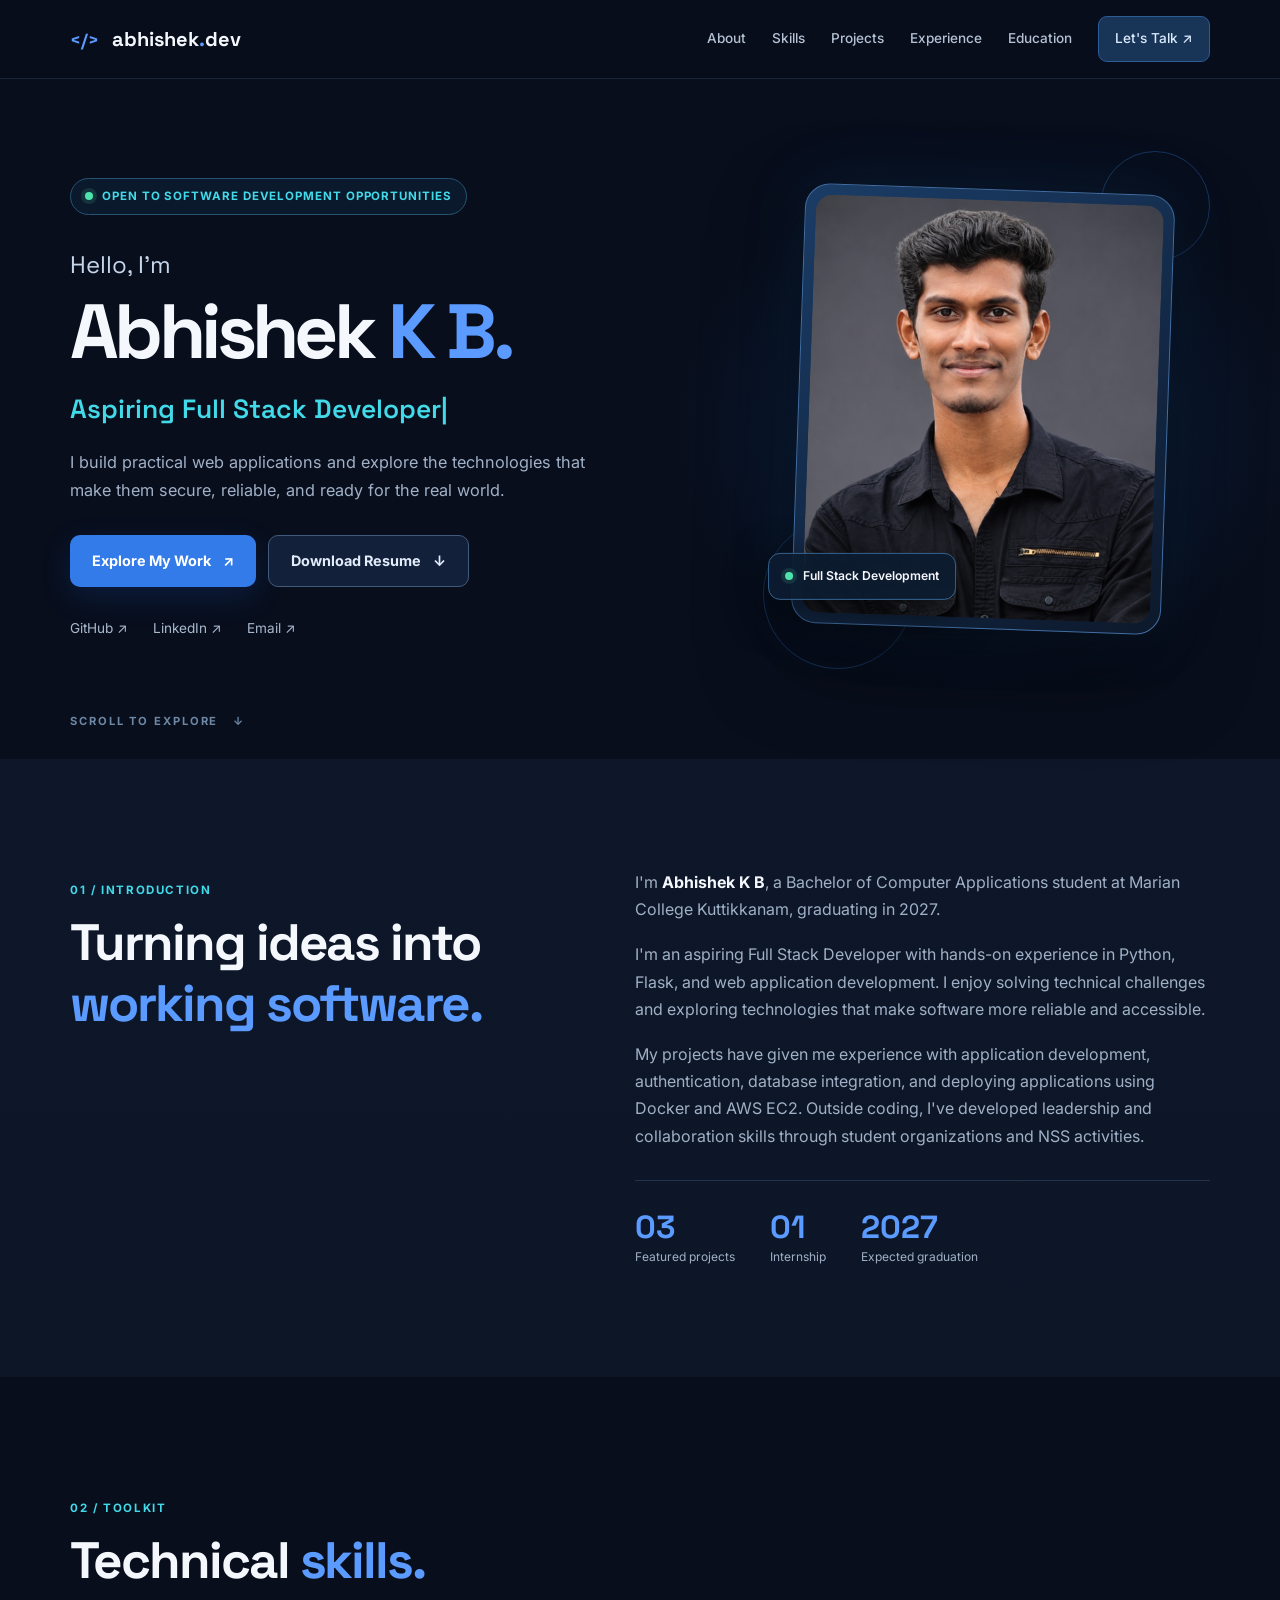
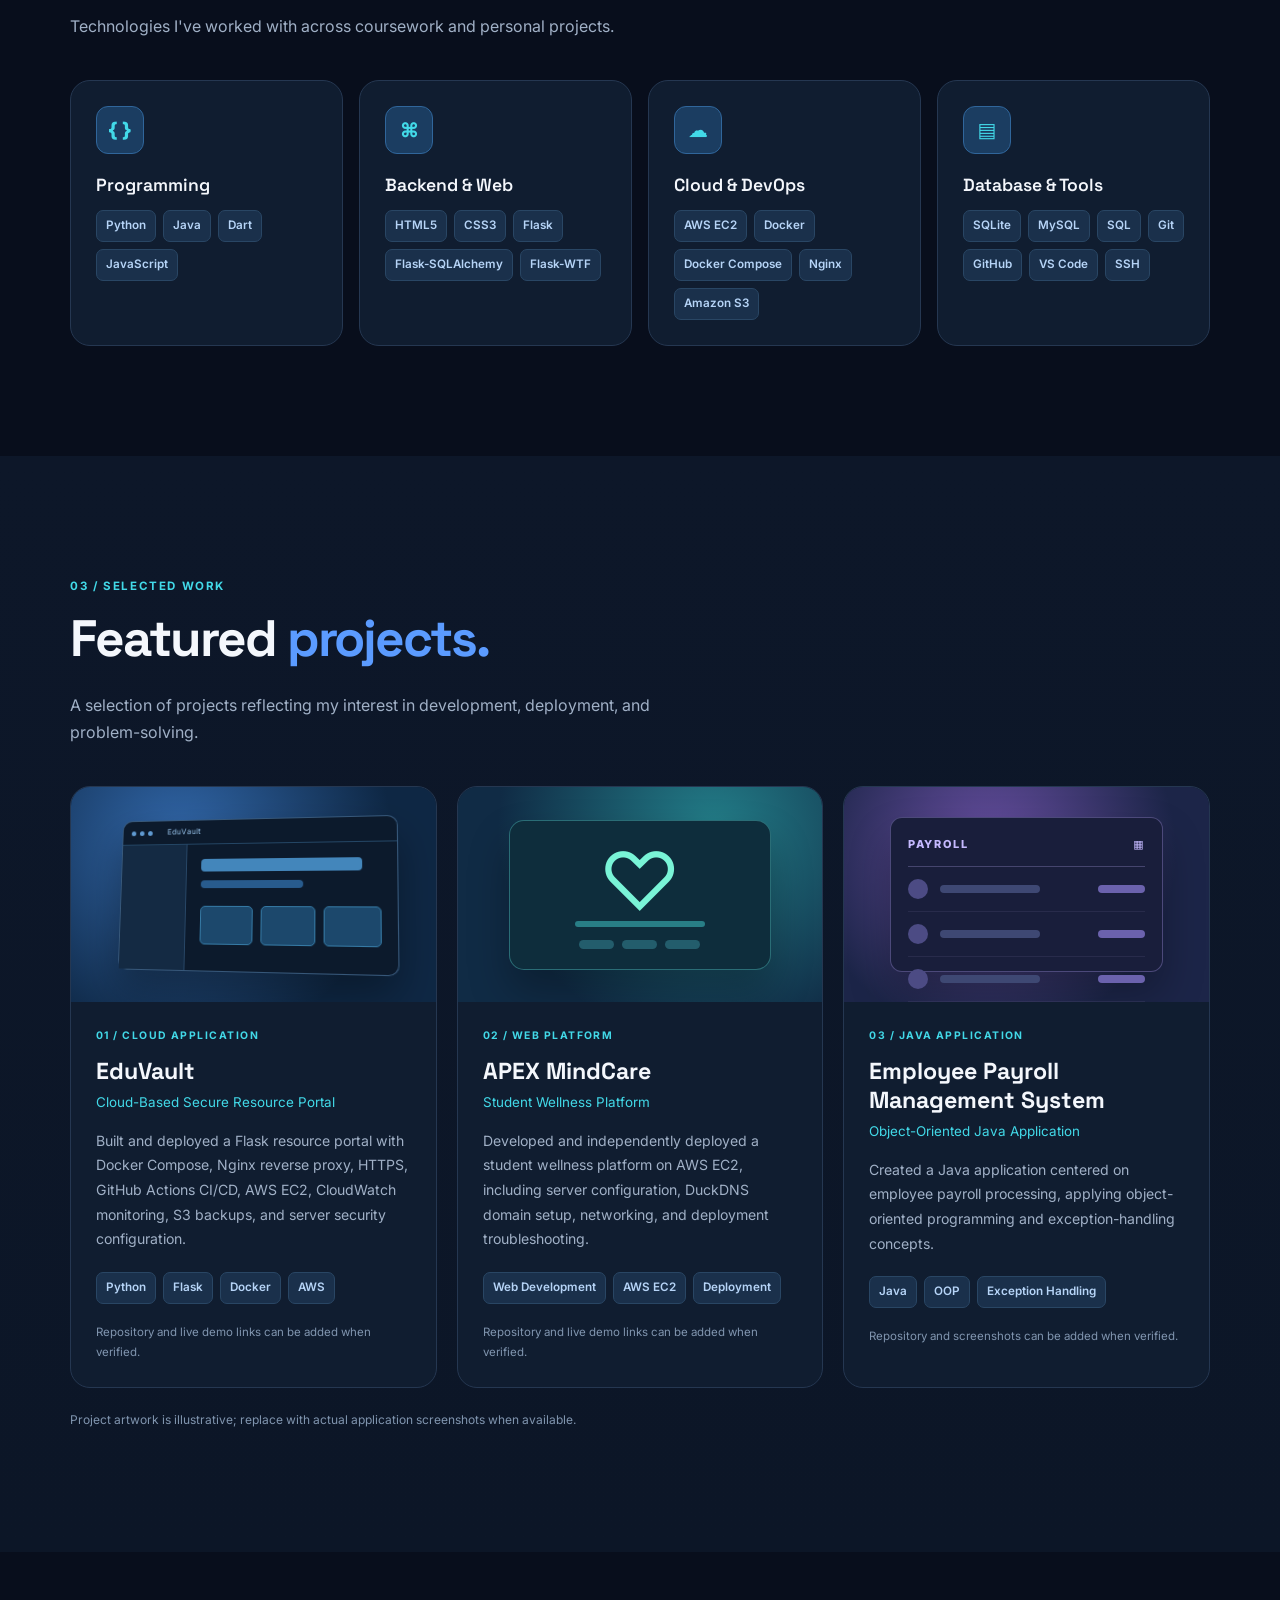
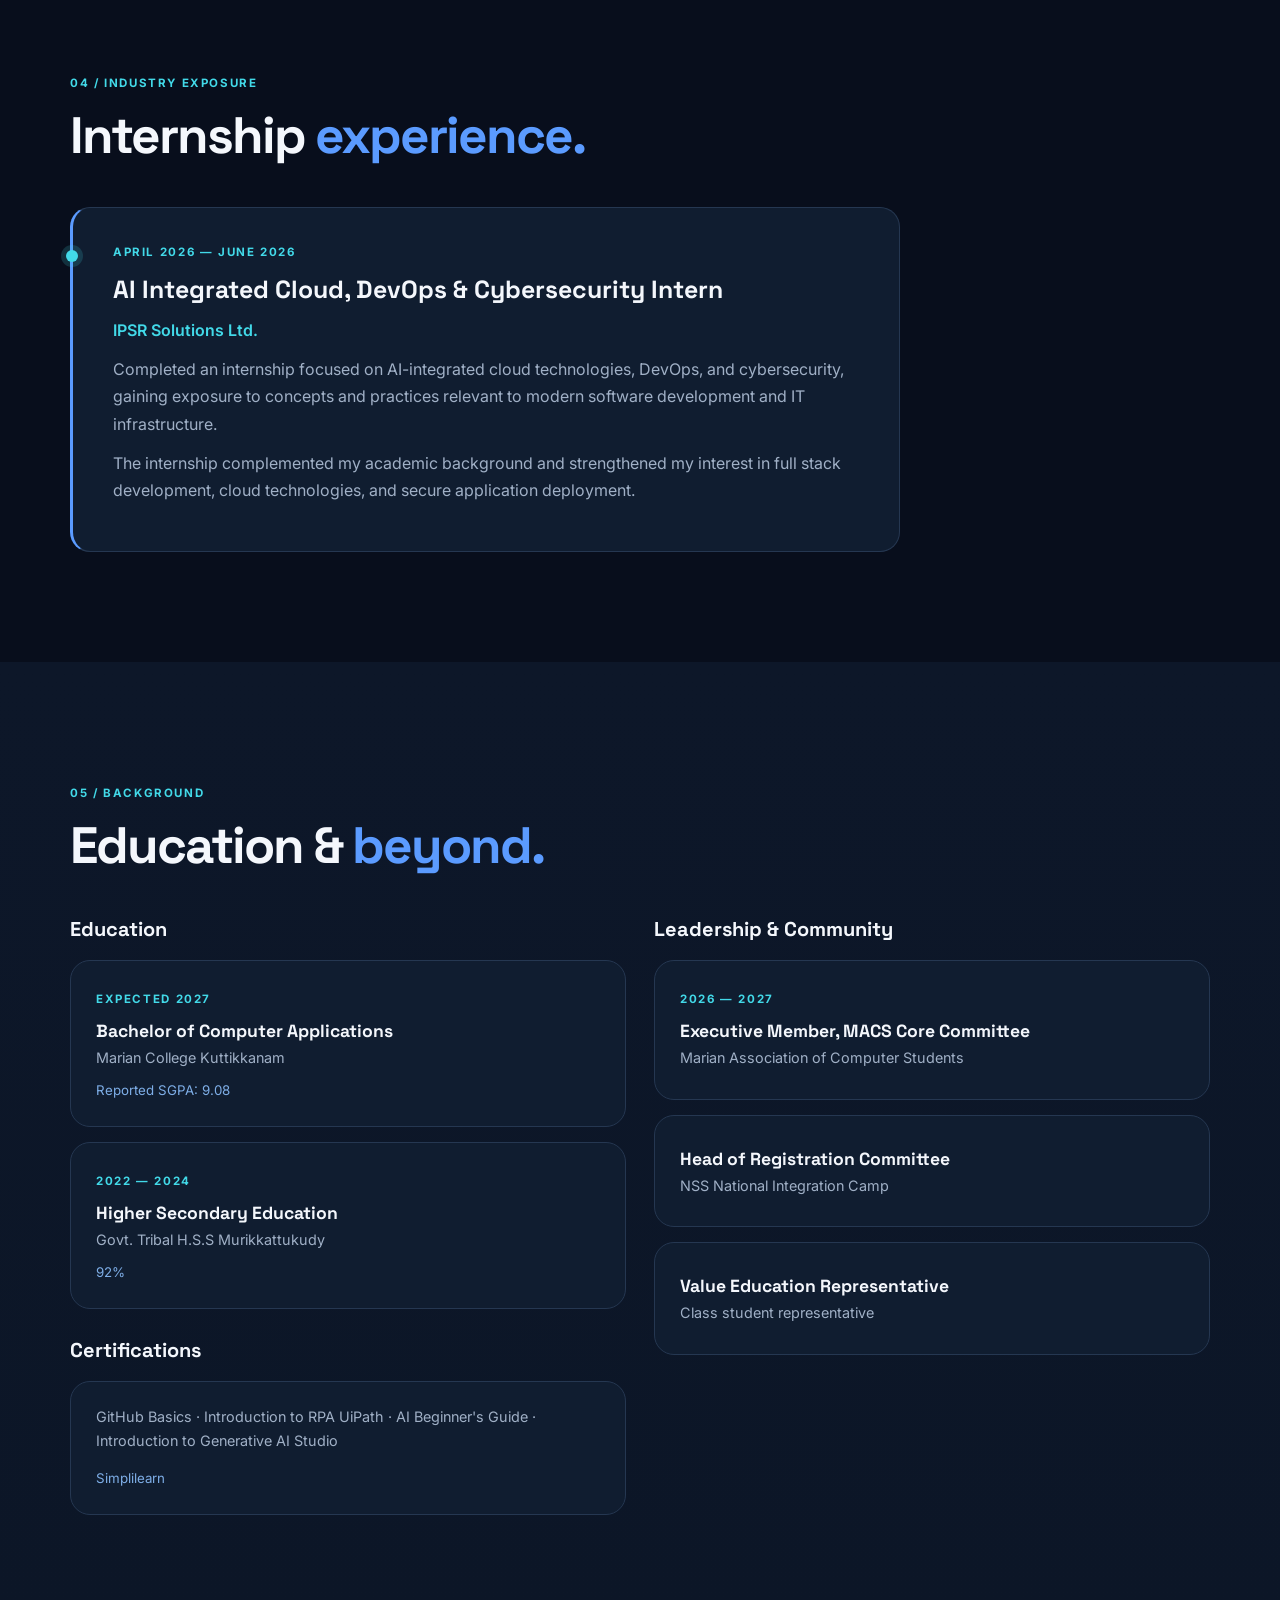
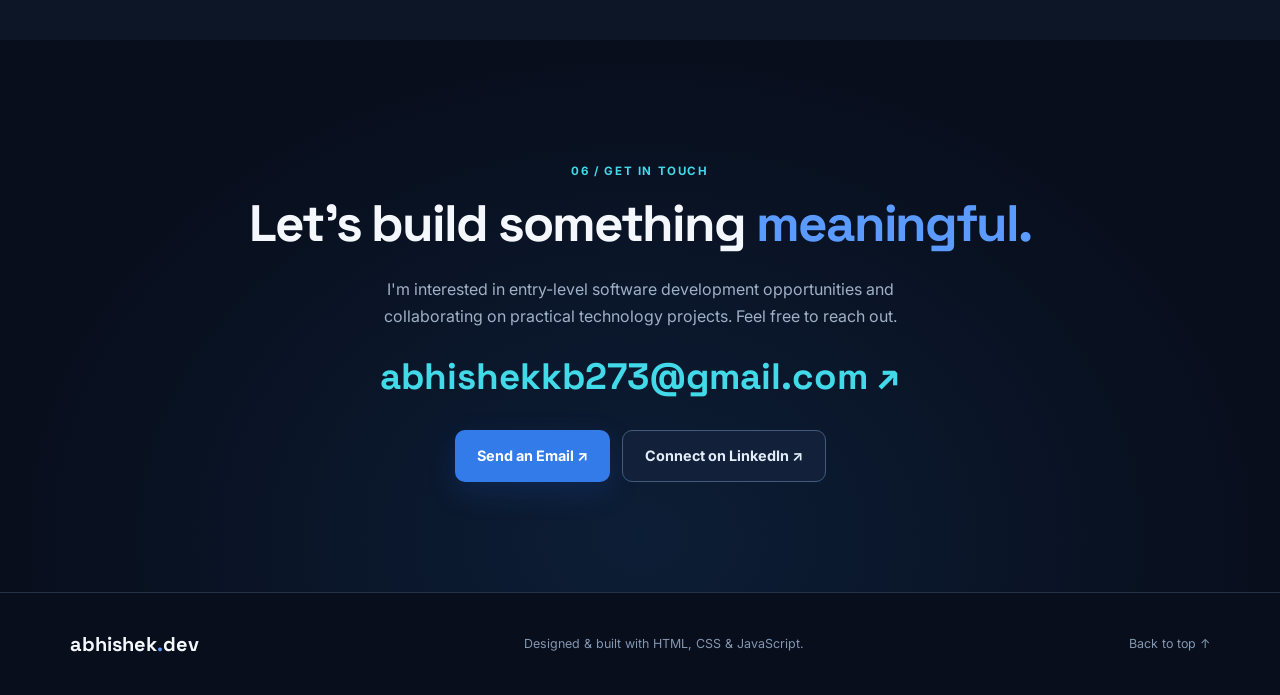
<file: index.html>
<!doctype html>
<html lang="en">
<head>
  <meta charset="UTF-8" />
  <meta name="viewport" content="width=device-width, initial-scale=1" />
  <meta name="theme-color" content="#080e1c" />
  <meta name="description" content="Abhishek K B — Aspiring Full Stack Developer. Explore projects in Python, Flask, Java and cloud deployment." />
  <meta property="og:title" content="Abhishek K B | Full Stack Developer Portfolio" />
  <meta property="og:description" content="Projects, technical skills and experience of Abhishek K B." />
  <meta property="og:type" content="website" />
  <title>Abhishek K B | Aspiring Full Stack Developer</title>
  <link rel="icon" href="assets/favicon.svg" type="image/svg+xml" />
  <link rel="stylesheet" href="styles.css" />
  <script src="script.js" defer></script>
</head>
<body>
  <a class="skip-link" href="#main">Skip to content</a>
  <header class="site-header" id="top">
    <nav class="nav container" aria-label="Main navigation">
      <a class="brand" href="#home" aria-label="Abhishek K B home"><span class="brand-symbol">&lt;/&gt;</span> abhishek<span class="brand-dot">.</span>dev</a>
      <button class="menu-toggle" aria-label="Open navigation" aria-expanded="false" aria-controls="nav-links"><span></span><span></span><span></span></button>
      <div class="nav-links" id="nav-links">
        <a href="#about">About</a><a href="#skills">Skills</a><a href="#projects">Projects</a><a href="#experience">Experience</a><a href="#education">Education</a><a href="#contact" class="nav-contact">Let's Talk <span aria-hidden="true">↗</span></a>
      </div>
    </nav>
  </header>
  <main id="main">
    <section class="hero container" id="home" aria-labelledby="hero-title">
      <div class="hero-glow" aria-hidden="true"></div>
      <div class="hero-copy reveal">
        <div class="eyebrow"><span class="status-dot"></span> OPEN TO SOFTWARE DEVELOPMENT OPPORTUNITIES</div>
        <p class="hero-intro">Hello, I'm</p>
        <h1 id="hero-title">Abhishek <span>K B.</span></h1>
        <p class="hero-role"><span id="typed-role">Aspiring Full Stack Developer</span><span class="cursor" aria-hidden="true">|</span></p>
        <p class="hero-description">I build practical web applications and explore the technologies that make them secure, reliable, and ready for the real world.</p>
        <div class="hero-actions"><a class="btn btn-primary" href="#projects">Explore My Work <span aria-hidden="true">↗</span></a><a class="btn btn-outline" href="assets/Abhishek_KB_Resume.pdf" download>Download Resume <span aria-hidden="true">↓</span></a></div>
        <div class="hero-socials"><a href="https://github.com/Abhishek-K-B" target="_blank" rel="noopener noreferrer">GitHub ↗</a><a href="https://www.linkedin.com/in/abhishekkb24" target="_blank" rel="noopener noreferrer">LinkedIn ↗</a><a href="mailto:abhishekkb273@gmail.com">Email ↗</a></div>
      </div>
      <div class="hero-visual reveal"><div class="portrait-frame"><img src="assets/profile.png" alt="Portrait of Abhishek K B" fetchpriority="high" /><div class="portrait-label"><span class="label-dot"></span> Full Stack Development</div></div><div class="portrait-orbit orbit-one" aria-hidden="true"></div><div class="portrait-orbit orbit-two" aria-hidden="true"></div></div>
      <a class="scroll-hint" href="#about">SCROLL TO EXPLORE <span aria-hidden="true">↓</span></a>
    </section>
    <section class="section section-alt" id="about"><div class="container about-grid"><div class="reveal"><p class="section-kicker">01 / INTRODUCTION</p><h2>Turning ideas into <span class="accent">working software.</span></h2></div><div class="about-body reveal"><p>I'm <strong>Abhishek K B</strong>, a Bachelor of Computer Applications student at Marian College Kuttikkanam, graduating in 2027.</p><p>I'm an aspiring Full Stack Developer with hands-on experience in Python, Flask, and web application development. I enjoy solving technical challenges and exploring technologies that make software more reliable and accessible.</p><p>My projects have given me experience with application development, authentication, database integration, and deploying applications using Docker and AWS EC2. Outside coding, I've developed leadership and collaboration skills through student organizations and NSS activities.</p><div class="about-facts"><div><strong>03</strong><span>Featured projects</span></div><div><strong>01</strong><span>Internship</span></div><div><strong>2027</strong><span>Expected graduation</span></div></div></div></div></section>
    <section class="section" id="skills"><div class="container"><div class="section-heading reveal"><p class="section-kicker">02 / TOOLKIT</p><h2>Technical <span class="accent">skills.</span></h2><p>Technologies I've worked with across coursework and personal projects.</p></div><div class="skills-grid"><article class="skill-card reveal"><div class="skill-icon">{ }</div><h3>Programming</h3><div class="tags"><span>Python</span><span>Java</span><span>Dart</span><span>JavaScript</span></div></article><article class="skill-card reveal"><div class="skill-icon">⌘</div><h3>Backend & Web</h3><div class="tags"><span>HTML5</span><span>CSS3</span><span>Flask</span><span>Flask-SQLAlchemy</span><span>Flask-WTF</span></div></article><article class="skill-card reveal"><div class="skill-icon">☁</div><h3>Cloud & DevOps</h3><div class="tags"><span>AWS EC2</span><span>Docker</span><span>Docker Compose</span><span>Nginx</span><span>Amazon S3</span></div></article><article class="skill-card reveal"><div class="skill-icon">▤</div><h3>Database & Tools</h3><div class="tags"><span>SQLite</span><span>MySQL</span><span>SQL</span><span>Git</span><span>GitHub</span><span>VS Code</span><span>SSH</span></div></article></div></div></section>
    <section class="section section-alt" id="projects"><div class="container"><div class="section-heading reveal"><p class="section-kicker">03 / SELECTED WORK</p><h2>Featured <span class="accent">projects.</span></h2><p>A selection of projects reflecting my interest in development, deployment, and problem-solving.</p></div><div class="projects-grid"><article class="project-card reveal"><div class="project-art art-eduvault"><div class="mock-window"><div class="mock-top"><i></i><i></i><i></i><span>EduVault</span></div><div class="mock-layout"><div class="mock-side"></div><div class="mock-main"><div class="mock-line wide"></div><div class="mock-line"></div><div class="mock-tiles"><b></b><b></b><b></b></div></div></div></div></div><div class="project-content"><div class="project-number">01 / CLOUD APPLICATION</div><h3>EduVault</h3><p class="project-subtitle">Cloud-Based Secure Resource Portal</p><p>Built and deployed a Flask resource portal with Docker Compose, Nginx reverse proxy, HTTPS, GitHub Actions CI/CD, AWS EC2, CloudWatch monitoring, S3 backups, and server security configuration.</p><div class="tags"><span>Python</span><span>Flask</span><span>Docker</span><span>AWS</span></div><p class="project-note">Repository and live demo links can be added when verified.</p></div></article><article class="project-card reveal"><div class="project-art art-mindcare"><div class="mindcare-graphic"><span class="heart-symbol">♡</span><div class="mindcare-line"></div><div class="mindcare-pills"><i></i><i></i><i></i></div></div></div><div class="project-content"><div class="project-number">02 / WEB PLATFORM</div><h3>APEX MindCare</h3><p class="project-subtitle">Student Wellness Platform</p><p>Developed and independently deployed a student wellness platform on AWS EC2, including server configuration, DuckDNS domain setup, networking, and deployment troubleshooting.</p><div class="tags"><span>Web Development</span><span>AWS EC2</span><span>Deployment</span></div><p class="project-note">Repository and live demo links can be added when verified.</p></div></article><article class="project-card reveal"><div class="project-art art-payroll"><div class="payroll-graphic"><div class="payroll-head">PAYROLL <span>▦</span></div><div class="payroll-row"><i></i><b></b><em></em></div><div class="payroll-row"><i></i><b></b><em></em></div><div class="payroll-row"><i></i><b></b><em></em></div></div></div><div class="project-content"><div class="project-number">03 / JAVA APPLICATION</div><h3>Employee Payroll Management System</h3><p class="project-subtitle">Object-Oriented Java Application</p><p>Created a Java application centered on employee payroll processing, applying object-oriented programming and exception-handling concepts.</p><div class="tags"><span>Java</span><span>OOP</span><span>Exception Handling</span></div><p class="project-note">Repository and screenshots can be added when verified.</p></div></article></div><p class="illustration-note">Project artwork is illustrative; replace with actual application screenshots when available.</p></div></section>
    <section class="section" id="experience"><div class="container"><div class="section-heading reveal"><p class="section-kicker">04 / INDUSTRY EXPOSURE</p><h2>Internship <span class="accent">experience.</span></h2></div><article class="timeline-card reveal"><div class="timeline-marker"></div><div class="timeline-date">APRIL 2026 — JUNE 2026</div><h3>AI Integrated Cloud, DevOps & Cybersecurity Intern</h3><p class="timeline-org">IPSR Solutions Ltd.</p><p>Completed an internship focused on AI-integrated cloud technologies, DevOps, and cybersecurity, gaining exposure to concepts and practices relevant to modern software development and IT infrastructure.</p><p>The internship complemented my academic background and strengthened my interest in full stack development, cloud technologies, and secure application deployment.</p></article></div></section>
    <section class="section section-alt" id="education"><div class="container"><div class="section-heading reveal"><p class="section-kicker">05 / BACKGROUND</p><h2>Education & <span class="accent">beyond.</span></h2></div><div class="background-grid"><div class="background-column reveal"><h3 class="column-heading">Education</h3><div class="info-card"><span class="info-date">EXPECTED 2027</span><h4>Bachelor of Computer Applications</h4><p>Marian College Kuttikkanam</p><small>Reported SGPA: 9.08</small></div><div class="info-card"><span class="info-date">2022 — 2024</span><h4>Higher Secondary Education</h4><p>Govt. Tribal H.S.S Murikkattukudy</p><small>92%</small></div><h3 class="column-heading secondary-heading">Certifications</h3><div class="info-card compact"><p>GitHub Basics · Introduction to RPA UiPath · AI Beginner's Guide · Introduction to Generative AI Studio</p><small>Simplilearn</small></div></div><div class="background-column reveal"><h3 class="column-heading">Leadership & Community</h3><div class="info-card"><span class="info-date">2026 — 2027</span><h4>Executive Member, MACS Core Committee</h4><p>Marian Association of Computer Students</p></div><div class="info-card"><h4>Head of Registration Committee</h4><p>NSS National Integration Camp</p></div><div class="info-card"><h4>Value Education Representative</h4><p>Class student representative</p></div></div></div></div></section>
    <section class="section contact-section" id="contact"><div class="container contact-inner reveal"><p class="section-kicker">06 / GET IN TOUCH</p><h2>Let's build something <span class="accent">meaningful.</span></h2><p>I'm interested in entry-level software development opportunities and collaborating on practical technology projects. Feel free to reach out.</p><a class="contact-email" href="mailto:abhishekkb273@gmail.com">abhishekkb273@gmail.com <span aria-hidden="true">↗</span></a><div class="contact-actions"><a class="btn btn-primary" href="mailto:abhishekkb273@gmail.com">Send an Email ↗</a><a class="btn btn-outline" href="https://www.linkedin.com/in/abhishekkb24" target="_blank" rel="noopener noreferrer">Connect on LinkedIn ↗</a></div></div></section>
  </main>
  <footer class="footer"><div class="container footer-inner"><a class="brand" href="#home">abhishek<span class="brand-dot">.</span>dev</a><p>Designed & built with HTML, CSS & JavaScript.</p><a href="#top">Back to top ↑</a></div></footer>
</body>
</html>
</file>
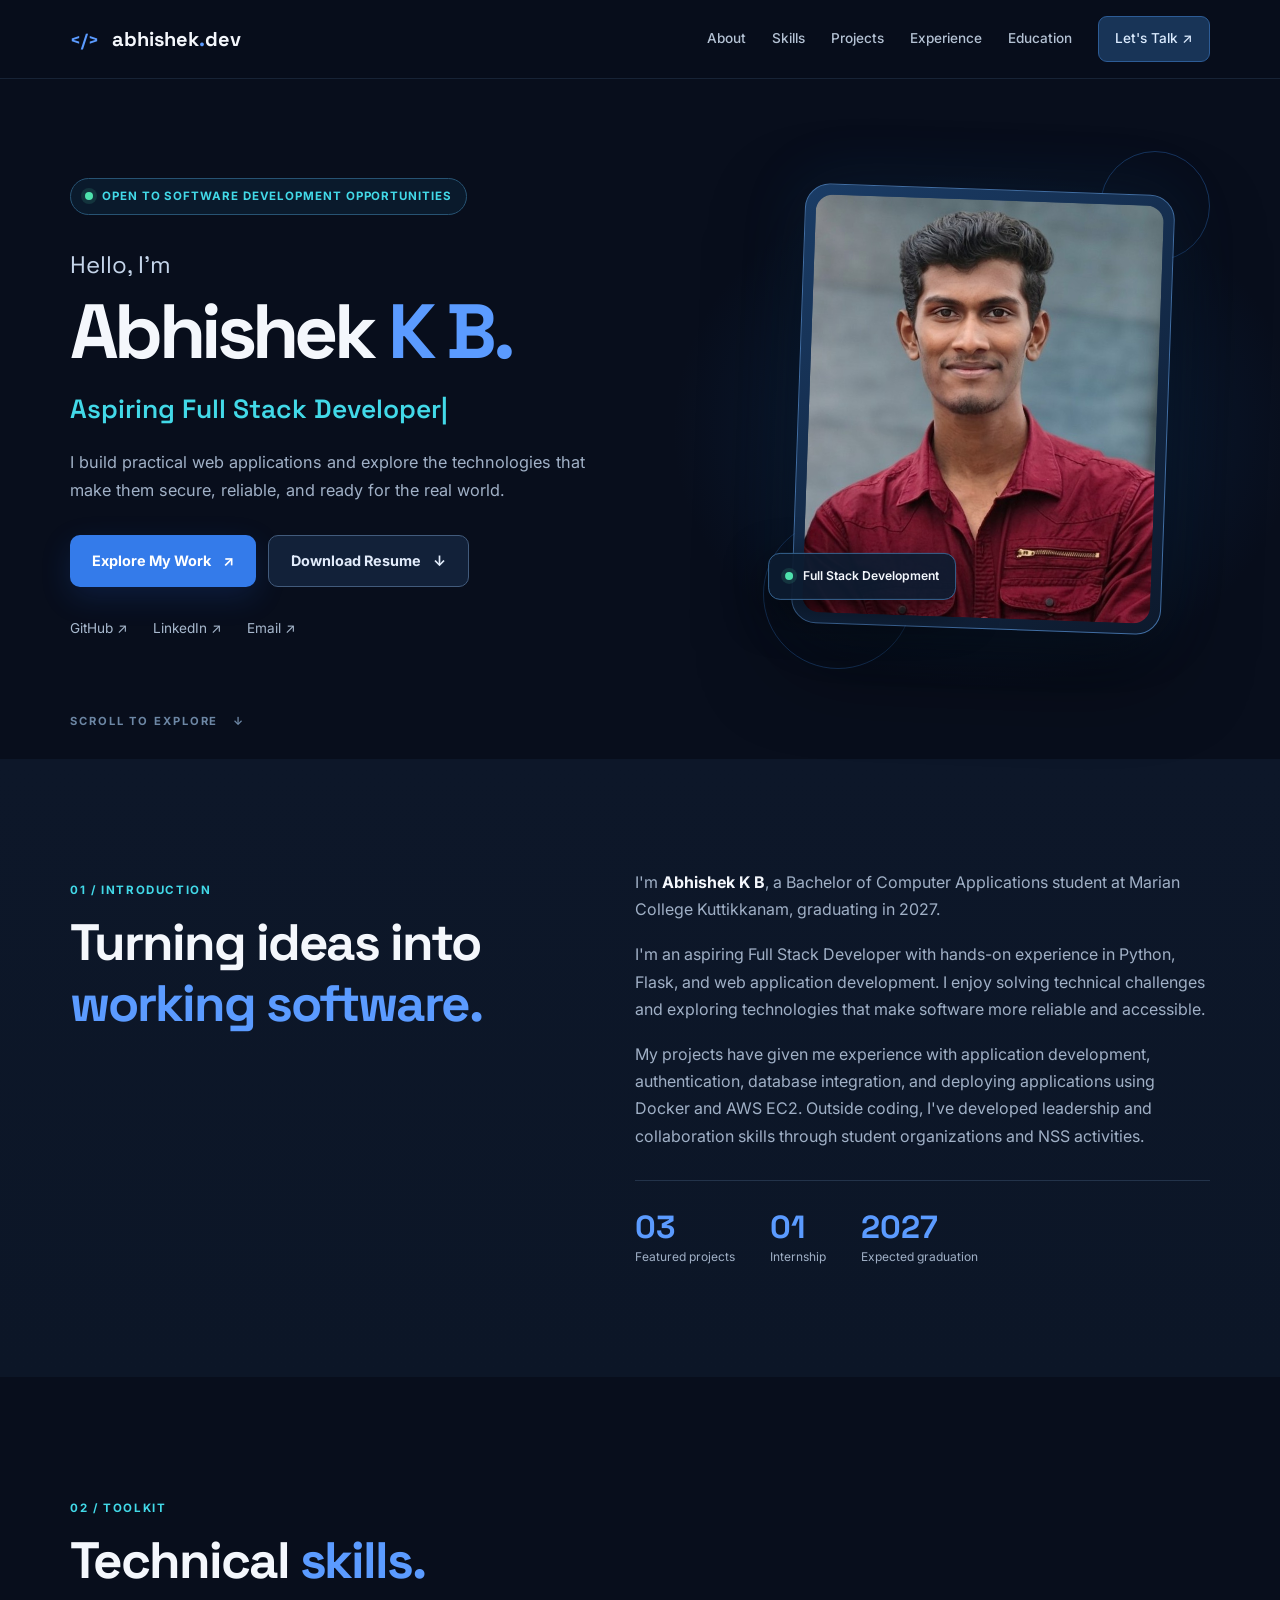
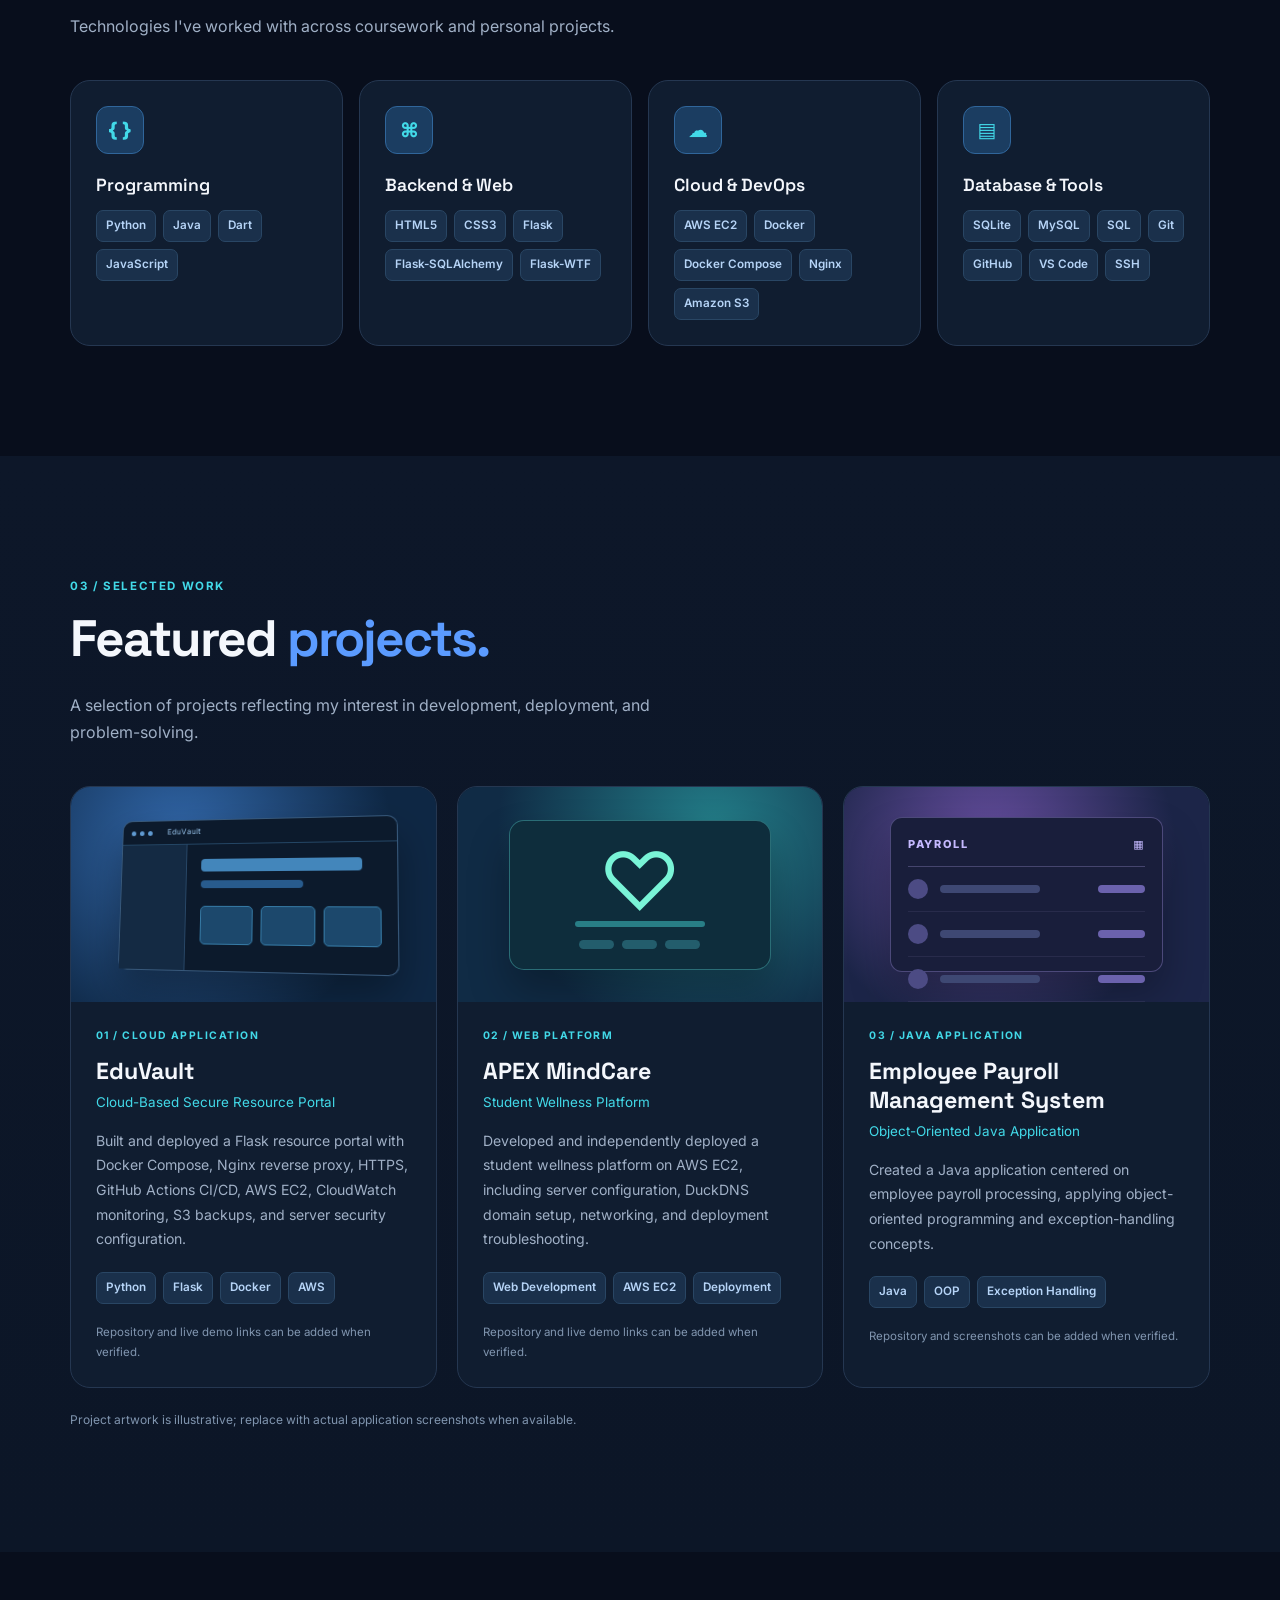
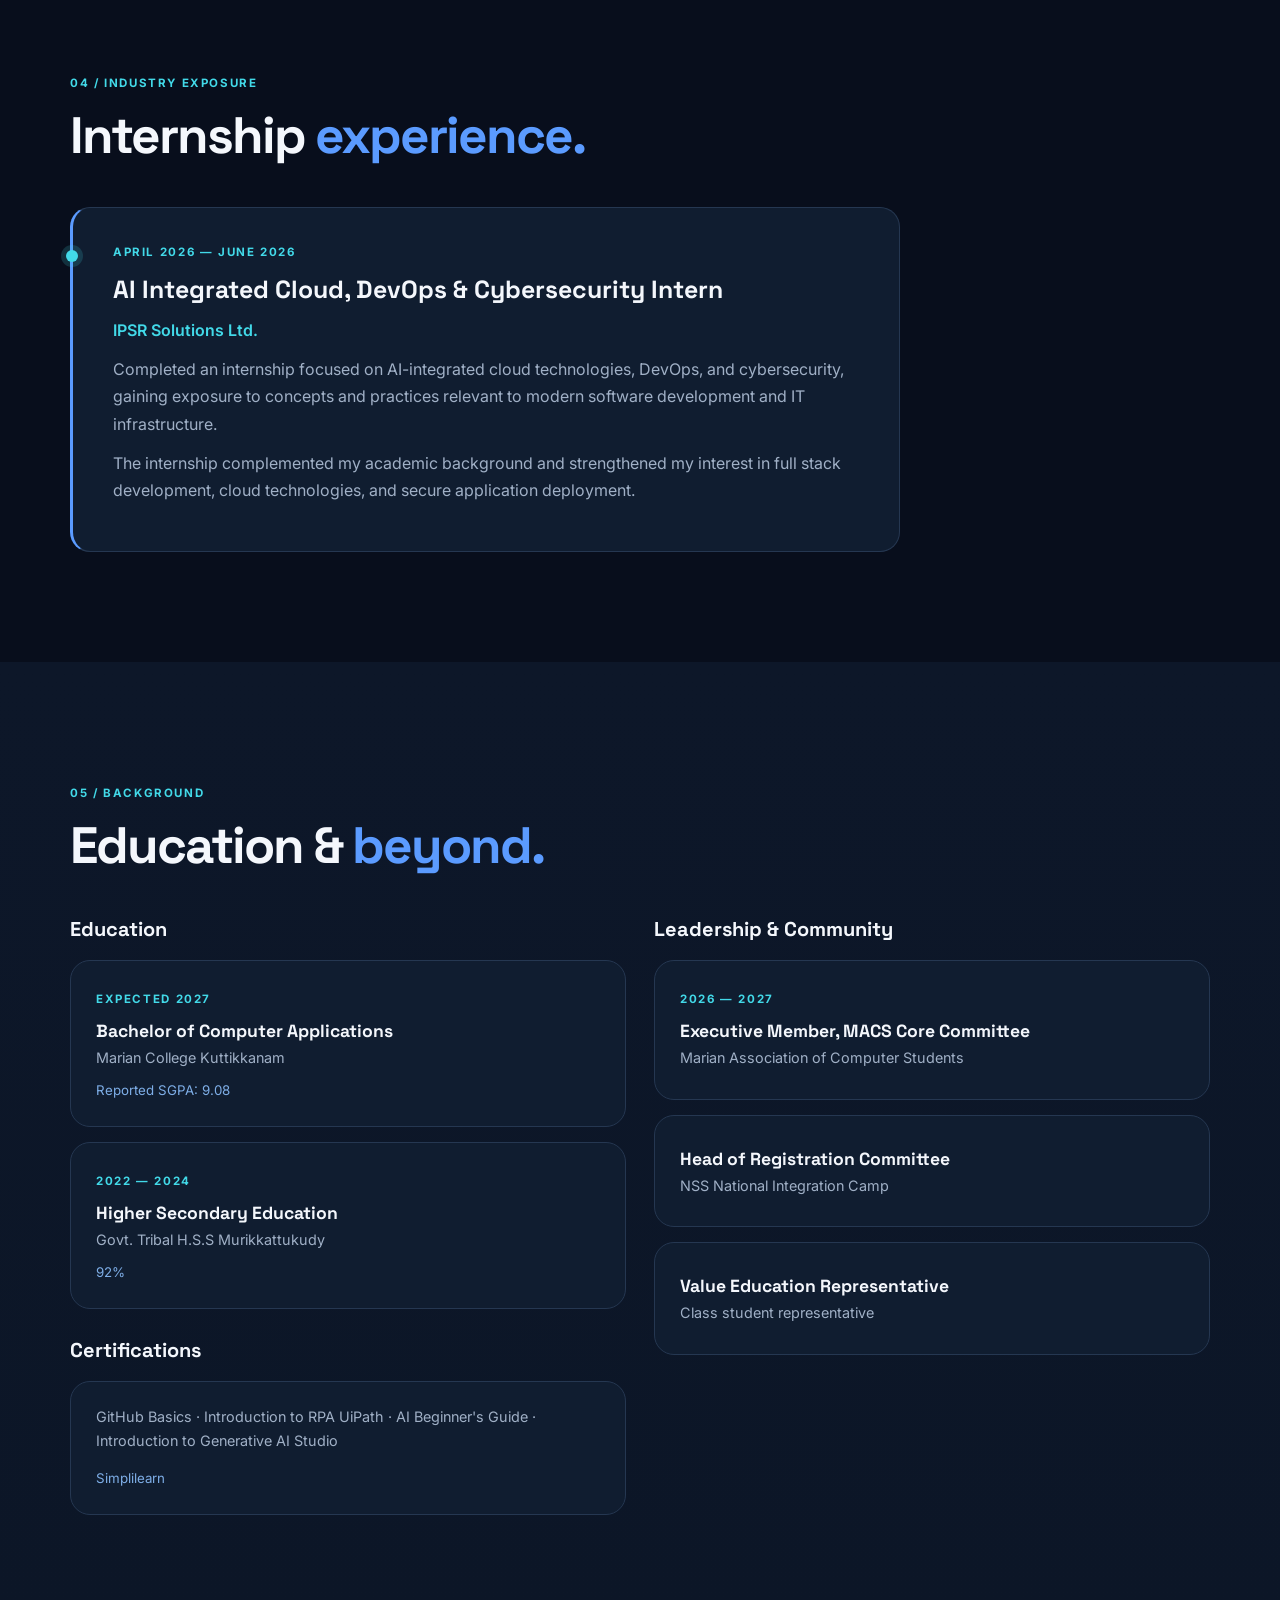
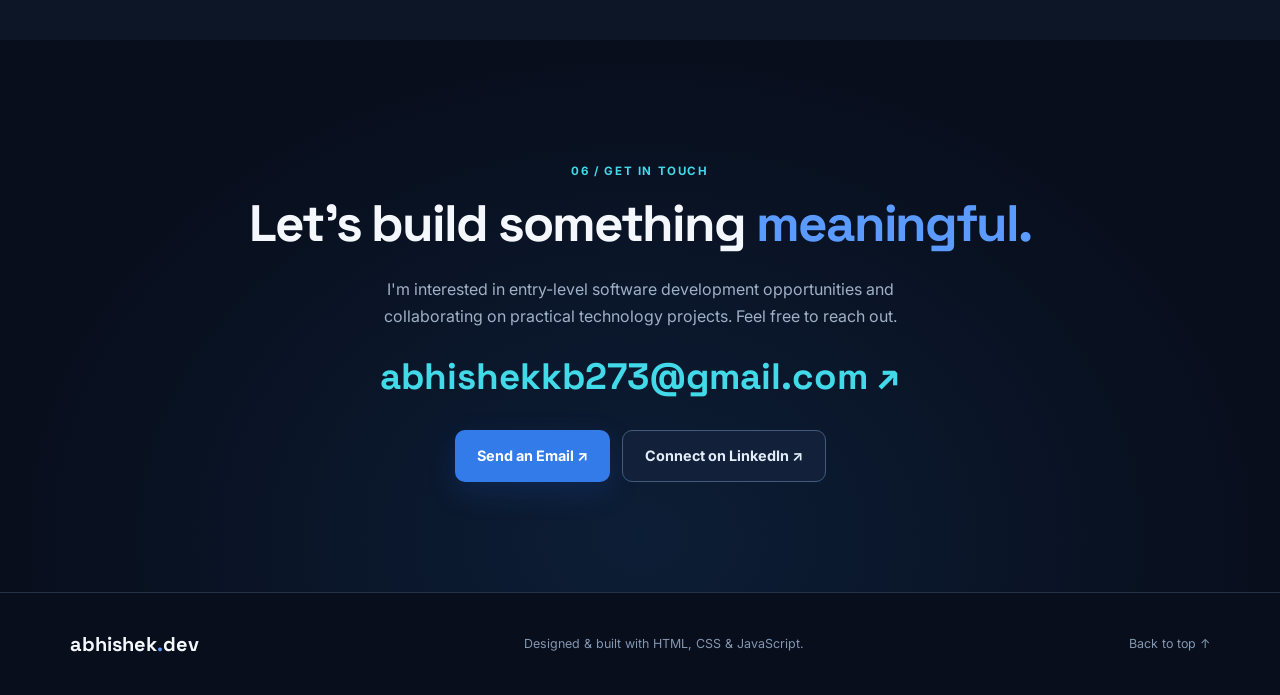
<file: abhishek-portfolio/index.html>
<!doctype html>
<html lang="en">
<head>
  <meta charset="UTF-8" />
  <meta name="viewport" content="width=device-width, initial-scale=1" />
  <meta name="theme-color" content="#080e1c" />
  <meta name="description" content="Abhishek K B — Aspiring Full Stack Developer. Explore projects in Python, Flask, Java and cloud deployment." />
  <meta property="og:title" content="Abhishek K B | Full Stack Developer Portfolio" />
  <meta property="og:description" content="Projects, technical skills and experience of Abhishek K B." />
  <meta property="og:type" content="website" />
  <title>Abhishek K B | Aspiring Full Stack Developer</title>
  <link rel="icon" href="assets/favicon.svg" type="image/svg+xml" />
  <link rel="stylesheet" href="styles.css" />
  <script src="script.js" defer></script>
</head>
<body>
  <a class="skip-link" href="#main">Skip to content</a>
  <header class="site-header" id="top">
    <nav class="nav container" aria-label="Main navigation">
      <a class="brand" href="#home" aria-label="Abhishek K B home"><span class="brand-symbol">&lt;/&gt;</span> abhishek<span class="brand-dot">.</span>dev</a>
      <button class="menu-toggle" aria-label="Open navigation" aria-expanded="false" aria-controls="nav-links"><span></span><span></span><span></span></button>
      <div class="nav-links" id="nav-links">
        <a href="#about">About</a><a href="#skills">Skills</a><a href="#projects">Projects</a><a href="#experience">Experience</a><a href="#education">Education</a><a href="#contact" class="nav-contact">Let's Talk <span aria-hidden="true">↗</span></a>
      </div>
    </nav>
  </header>
  <main id="main">
    <section class="hero container" id="home" aria-labelledby="hero-title">
      <div class="hero-glow" aria-hidden="true"></div>
      <div class="hero-copy reveal">
        <div class="eyebrow"><span class="status-dot"></span> OPEN TO SOFTWARE DEVELOPMENT OPPORTUNITIES</div>
        <p class="hero-intro">Hello, I'm</p>
        <h1 id="hero-title">Abhishek <span>K B.</span></h1>
        <p class="hero-role"><span id="typed-role">Aspiring Full Stack Developer</span><span class="cursor" aria-hidden="true">|</span></p>
        <p class="hero-description">I build practical web applications and explore the technologies that make them secure, reliable, and ready for the real world.</p>
        <div class="hero-actions"><a class="btn btn-primary" href="#projects">Explore My Work <span aria-hidden="true">↗</span></a><a class="btn btn-outline" href="assets/Abhishek_KB_Resume.pdf" download>Download Resume <span aria-hidden="true">↓</span></a></div>
        <div class="hero-socials"><a href="https://github.com/Abhishek-K-B" target="_blank" rel="noopener noreferrer">GitHub ↗</a><a href="https://www.linkedin.com/in/abhishekkb24" target="_blank" rel="noopener noreferrer">LinkedIn ↗</a><a href="mailto:abhishekkb273@gmail.com">Email ↗</a></div>
      </div>
      <div class="hero-visual reveal"><div class="portrait-frame"><img src="assets/profile.jpg" alt="Portrait of Abhishek K B" fetchpriority="high" /><div class="portrait-label"><span class="label-dot"></span> Full Stack Development</div></div><div class="portrait-orbit orbit-one" aria-hidden="true"></div><div class="portrait-orbit orbit-two" aria-hidden="true"></div></div>
      <a class="scroll-hint" href="#about">SCROLL TO EXPLORE <span aria-hidden="true">↓</span></a>
    </section>
    <section class="section section-alt" id="about"><div class="container about-grid"><div class="reveal"><p class="section-kicker">01 / INTRODUCTION</p><h2>Turning ideas into <span class="accent">working software.</span></h2></div><div class="about-body reveal"><p>I'm <strong>Abhishek K B</strong>, a Bachelor of Computer Applications student at Marian College Kuttikkanam, graduating in 2027.</p><p>I'm an aspiring Full Stack Developer with hands-on experience in Python, Flask, and web application development. I enjoy solving technical challenges and exploring technologies that make software more reliable and accessible.</p><p>My projects have given me experience with application development, authentication, database integration, and deploying applications using Docker and AWS EC2. Outside coding, I've developed leadership and collaboration skills through student organizations and NSS activities.</p><div class="about-facts"><div><strong>03</strong><span>Featured projects</span></div><div><strong>01</strong><span>Internship</span></div><div><strong>2027</strong><span>Expected graduation</span></div></div></div></div></section>
    <section class="section" id="skills"><div class="container"><div class="section-heading reveal"><p class="section-kicker">02 / TOOLKIT</p><h2>Technical <span class="accent">skills.</span></h2><p>Technologies I've worked with across coursework and personal projects.</p></div><div class="skills-grid"><article class="skill-card reveal"><div class="skill-icon">{ }</div><h3>Programming</h3><div class="tags"><span>Python</span><span>Java</span><span>Dart</span><span>JavaScript</span></div></article><article class="skill-card reveal"><div class="skill-icon">⌘</div><h3>Backend & Web</h3><div class="tags"><span>HTML5</span><span>CSS3</span><span>Flask</span><span>Flask-SQLAlchemy</span><span>Flask-WTF</span></div></article><article class="skill-card reveal"><div class="skill-icon">☁</div><h3>Cloud & DevOps</h3><div class="tags"><span>AWS EC2</span><span>Docker</span><span>Docker Compose</span><span>Nginx</span><span>Amazon S3</span></div></article><article class="skill-card reveal"><div class="skill-icon">▤</div><h3>Database & Tools</h3><div class="tags"><span>SQLite</span><span>MySQL</span><span>SQL</span><span>Git</span><span>GitHub</span><span>VS Code</span><span>SSH</span></div></article></div></div></section>
    <section class="section section-alt" id="projects"><div class="container"><div class="section-heading reveal"><p class="section-kicker">03 / SELECTED WORK</p><h2>Featured <span class="accent">projects.</span></h2><p>A selection of projects reflecting my interest in development, deployment, and problem-solving.</p></div><div class="projects-grid"><article class="project-card reveal"><div class="project-art art-eduvault"><div class="mock-window"><div class="mock-top"><i></i><i></i><i></i><span>EduVault</span></div><div class="mock-layout"><div class="mock-side"></div><div class="mock-main"><div class="mock-line wide"></div><div class="mock-line"></div><div class="mock-tiles"><b></b><b></b><b></b></div></div></div></div></div><div class="project-content"><div class="project-number">01 / CLOUD APPLICATION</div><h3>EduVault</h3><p class="project-subtitle">Cloud-Based Secure Resource Portal</p><p>Built and deployed a Flask resource portal with Docker Compose, Nginx reverse proxy, HTTPS, GitHub Actions CI/CD, AWS EC2, CloudWatch monitoring, S3 backups, and server security configuration.</p><div class="tags"><span>Python</span><span>Flask</span><span>Docker</span><span>AWS</span></div><p class="project-note">Repository and live demo links can be added when verified.</p></div></article><article class="project-card reveal"><div class="project-art art-mindcare"><div class="mindcare-graphic"><span class="heart-symbol">♡</span><div class="mindcare-line"></div><div class="mindcare-pills"><i></i><i></i><i></i></div></div></div><div class="project-content"><div class="project-number">02 / WEB PLATFORM</div><h3>APEX MindCare</h3><p class="project-subtitle">Student Wellness Platform</p><p>Developed and independently deployed a student wellness platform on AWS EC2, including server configuration, DuckDNS domain setup, networking, and deployment troubleshooting.</p><div class="tags"><span>Web Development</span><span>AWS EC2</span><span>Deployment</span></div><p class="project-note">Repository and live demo links can be added when verified.</p></div></article><article class="project-card reveal"><div class="project-art art-payroll"><div class="payroll-graphic"><div class="payroll-head">PAYROLL <span>▦</span></div><div class="payroll-row"><i></i><b></b><em></em></div><div class="payroll-row"><i></i><b></b><em></em></div><div class="payroll-row"><i></i><b></b><em></em></div></div></div><div class="project-content"><div class="project-number">03 / JAVA APPLICATION</div><h3>Employee Payroll Management System</h3><p class="project-subtitle">Object-Oriented Java Application</p><p>Created a Java application centered on employee payroll processing, applying object-oriented programming and exception-handling concepts.</p><div class="tags"><span>Java</span><span>OOP</span><span>Exception Handling</span></div><p class="project-note">Repository and screenshots can be added when verified.</p></div></article></div><p class="illustration-note">Project artwork is illustrative; replace with actual application screenshots when available.</p></div></section>
    <section class="section" id="experience"><div class="container"><div class="section-heading reveal"><p class="section-kicker">04 / INDUSTRY EXPOSURE</p><h2>Internship <span class="accent">experience.</span></h2></div><article class="timeline-card reveal"><div class="timeline-marker"></div><div class="timeline-date">APRIL 2026 — JUNE 2026</div><h3>AI Integrated Cloud, DevOps & Cybersecurity Intern</h3><p class="timeline-org">IPSR Solutions Ltd.</p><p>Completed an internship focused on AI-integrated cloud technologies, DevOps, and cybersecurity, gaining exposure to concepts and practices relevant to modern software development and IT infrastructure.</p><p>The internship complemented my academic background and strengthened my interest in full stack development, cloud technologies, and secure application deployment.</p></article></div></section>
    <section class="section section-alt" id="education"><div class="container"><div class="section-heading reveal"><p class="section-kicker">05 / BACKGROUND</p><h2>Education & <span class="accent">beyond.</span></h2></div><div class="background-grid"><div class="background-column reveal"><h3 class="column-heading">Education</h3><div class="info-card"><span class="info-date">EXPECTED 2027</span><h4>Bachelor of Computer Applications</h4><p>Marian College Kuttikkanam</p><small>Reported SGPA: 9.08</small></div><div class="info-card"><span class="info-date">2022 — 2024</span><h4>Higher Secondary Education</h4><p>Govt. Tribal H.S.S Murikkattukudy</p><small>92%</small></div><h3 class="column-heading secondary-heading">Certifications</h3><div class="info-card compact"><p>GitHub Basics · Introduction to RPA UiPath · AI Beginner's Guide · Introduction to Generative AI Studio</p><small>Simplilearn</small></div></div><div class="background-column reveal"><h3 class="column-heading">Leadership & Community</h3><div class="info-card"><span class="info-date">2026 — 2027</span><h4>Executive Member, MACS Core Committee</h4><p>Marian Association of Computer Students</p></div><div class="info-card"><h4>Head of Registration Committee</h4><p>NSS National Integration Camp</p></div><div class="info-card"><h4>Value Education Representative</h4><p>Class student representative</p></div></div></div></div></section>
    <section class="section contact-section" id="contact"><div class="container contact-inner reveal"><p class="section-kicker">06 / GET IN TOUCH</p><h2>Let's build something <span class="accent">meaningful.</span></h2><p>I'm interested in entry-level software development opportunities and collaborating on practical technology projects. Feel free to reach out.</p><a class="contact-email" href="mailto:abhishekkb273@gmail.com">abhishekkb273@gmail.com <span aria-hidden="true">↗</span></a><div class="contact-actions"><a class="btn btn-primary" href="mailto:abhishekkb273@gmail.com">Send an Email ↗</a><a class="btn btn-outline" href="https://www.linkedin.com/in/abhishekkb24" target="_blank" rel="noopener noreferrer">Connect on LinkedIn ↗</a></div></div></section>
  </main>
  <footer class="footer"><div class="container footer-inner"><a class="brand" href="#home">abhishek<span class="brand-dot">.</span>dev</a><p>Designed & built with HTML, CSS & JavaScript.</p><a href="#top">Back to top ↑</a></div></footer>
</body>
</html>
</file>
<file: styles.css>
@import url('https://fonts.googleapis.com/css2?family=Inter:wght@400;500;600;700;800&family=Space+Grotesk:wght@400;500;600;700&display=swap');
:root{color-scheme:dark;--bg:#080e1c;--surface:#0d1729;--surface2:#101d32;--line:#23334a;--text:#f4f7fc;--muted:#a0b0c6;--blue:#5b9bff;--cyan:#42d9e8;--radius:20px}*{box-sizing:border-box}html{scroll-behavior:smooth;scroll-padding-top:86px}body{margin:0;background:var(--bg);color:var(--text);font-family:Inter,system-ui,sans-serif;line-height:1.7}a{color:inherit;text-decoration:none}button{font:inherit}a:focus-visible,button:focus-visible{outline:3px solid var(--cyan);outline-offset:4px}::selection{background:#3874ce;color:white}.container{width:min(1140px,calc(100% - 48px));margin-inline:auto}.skip-link{position:absolute;left:16px;top:-80px;background:white;color:#111;padding:12px;z-index:100}.skip-link:focus{top:12px}.site-header{position:sticky;top:0;z-index:50;background:#080e1ce8;backdrop-filter:blur(18px);border-bottom:1px solid #203047a8}.nav{display:flex;align-items:center;justify-content:space-between;min-height:78px;gap:20px}.brand{font-family:'Space Grotesk',sans-serif;font-weight:700;font-size:1.25rem;white-space:nowrap}.brand-symbol,.brand-dot{color:var(--blue)}.brand-symbol{font-size:1.1rem;margin-right:8px}.nav-links{display:flex;align-items:center;gap:26px}.nav-links>a{font-size:.85rem;color:#b4c2d4;font-weight:500;transition:color .2s}.nav-links>a:hover,.hero-socials a:hover,.footer a:hover{color:var(--cyan)}.nav-links .nav-contact{background:#183457;color:#dcecff;padding:10px 16px;border:1px solid #2d5c96;border-radius:9px}.menu-toggle{display:none}.hero{position:relative;min-height:680px;display:grid;grid-template-columns:1.15fr .85fr;align-items:center;gap:70px;padding-block:90px 110px;isolation:isolate}.hero-glow{position:absolute;z-index:-1;right:-100px;top:80px;width:650px;height:540px;background:radial-gradient(ellipse,#184d8a55,transparent 68%);pointer-events:none}.eyebrow,.section-kicker,.project-number,.timeline-date,.info-date{font-size:.72rem;font-weight:700;letter-spacing:.14em;color:var(--cyan)}.eyebrow{display:inline-flex;align-items:center;gap:9px;border:1px solid #275373;border-radius:100px;background:#10334b55;padding:8px 14px;letter-spacing:.08em}.status-dot,.label-dot{width:8px;height:8px;background:#4ee2ad;border-radius:50%;box-shadow:0 0 0 4px #4ee2ad20}.hero-intro{font-family:'Space Grotesk',sans-serif;font-size:1.5rem;margin:30px 0 0;color:#c5d5ea}.hero h1{font-family:'Space Grotesk',sans-serif;font-size:clamp(3.3rem,6vw,6rem);line-height:1.05;letter-spacing:-.06em;margin:5px 0 15px}.hero h1 span,.accent{color:var(--blue)}.hero-role{font-family:'Space Grotesk',sans-serif;color:var(--cyan);font-weight:600;font-size:clamp(1.15rem,2.4vw,1.65rem);min-height:40px;margin:0 0 18px}.cursor{animation:blink 1s steps(1) infinite}@keyframes blink{50%{opacity:0}}.hero-description{font-size:1.02rem;max-width:555px;color:var(--muted);margin:0 0 30px}.hero-actions,.contact-actions{display:flex;gap:12px;flex-wrap:wrap}.btn{display:inline-flex;align-items:center;justify-content:center;gap:12px;padding:13px 22px;border-radius:10px;font-weight:700;font-size:.9rem;transition:transform .2s,background .2s,box-shadow .2s}.btn:hover{transform:translateY(-3px)}.btn-primary{background:#347bea;color:white;box-shadow:0 10px 30px #2367e32b}.btn-primary:hover{background:#5394ff;box-shadow:0 12px 35px #2367e34a}.btn-outline{border:1px solid #425b7c;background:#122139;color:#e2ecfb}.btn-outline:hover{background:#1a3152}.hero-socials{display:flex;gap:25px;margin-top:30px;color:#a8b9ce;font-size:.85rem}.hero-visual{position:relative;max-width:370px;justify-self:center;width:100%}.portrait-frame{position:relative;padding:10px;border:1px solid #416ea3;background:linear-gradient(145deg,#1a3c66,#0d192c);border-radius:25px;box-shadow:0 35px 85px #0008,0 0 65px #1e70c325;transform:rotate(2deg)}.portrait-frame img{display:block;width:100%;aspect-ratio:5/6;object-fit:cover;object-position:center top;border-radius:17px;filter:saturate(.95)}.portrait-label{position:absolute;bottom:24px;left:-25px;display:flex;align-items:center;gap:10px;background:#0c1b30ed;border:1px solid #35628f;box-shadow:0 12px 40px #0009;padding:12px 16px;border-radius:12px;font-size:.76rem;font-weight:600;transform:rotate(-2deg)}.portrait-orbit{position:absolute;width:110px;height:110px;border:1px solid #347dd559;border-radius:50%;z-index:-1}.orbit-one{top:-38px;right:-42px}.orbit-two{bottom:-40px;left:-35px;width:150px;height:150px}.scroll-hint{position:absolute;bottom:28px;left:0;color:#6d87a5;font-size:.7rem;letter-spacing:.17em;font-weight:700}.scroll-hint span{margin-left:10px}.section{padding:110px 0}.section-alt{background:linear-gradient(180deg,#0d1729,#0c1627)}.section h2{font-family:'Space Grotesk',sans-serif;font-size:clamp(2rem,4vw,3.3rem);line-height:1.2;letter-spacing:-.04em;margin:10px 0 22px}.section-heading{max-width:650px;margin-bottom:40px}.section-heading>p:last-child{color:var(--muted);margin:0}.about-grid{display:grid;grid-template-columns:.9fr 1.1fr;gap:95px}.about-body p{color:var(--muted);margin:0 0 18px}.about-body strong{color:var(--text)}.about-facts{display:flex;gap:35px;margin-top:30px;border-top:1px solid var(--line);padding-top:26px}.about-facts div{display:flex;flex-direction:column}.about-facts strong{font:700 2rem 'Space Grotesk',sans-serif;color:var(--blue)}.about-facts span{font-size:.75rem;color:var(--muted)}.skills-grid{display:grid;grid-template-columns:repeat(4,1fr);gap:16px}.skill-card,.info-card,.timeline-card,.project-card{background:#101d30;border:1px solid #253751;border-radius:var(--radius)}.skill-card{padding:25px;min-height:245px;transition:transform .25s,border-color .25s}.skill-card:hover,.project-card:hover{transform:translateY(-5px);border-color:#4376b6}.skill-icon{display:grid;place-items:center;width:48px;height:48px;background:#1b3d61;border:1px solid #30669b;border-radius:12px;color:var(--cyan);font-weight:800;font-size:1.25rem}.skill-card h3{font:600 1.1rem 'Space Grotesk',sans-serif;margin:20px 0 14px}.tags{display:flex;flex-wrap:wrap;gap:7px}.tags span{font-size:.73rem;font-weight:600;background:#1a304b;color:#b6d4f7;border:1px solid #294664;padding:5px 9px;border-radius:7px}.projects-grid{display:grid;grid-template-columns:repeat(3,1fr);gap:20px}.project-card{overflow:hidden;transition:transform .25s,border-color .25s}.project-art{height:215px;display:grid;place-items:center;overflow:hidden}.art-eduvault{background:radial-gradient(circle at 30% 25%,#3167aa,#0e2744 70%)}.art-mindcare{background:radial-gradient(circle at 70% 20%,#237e89,#102b45 70%)}.art-payroll{background:radial-gradient(circle at 40% 30%,#6a50a4,#1c2548 70%)}.mock-window{width:77%;height:155px;background:#0c1a2c;border:1px solid #6da6dc70;border-radius:10px;box-shadow:0 20px 40px #0005;transform:perspective(500px) rotateY(-9deg) rotateX(5deg)}.mock-top{height:25px;border-bottom:1px solid #244665;display:flex;align-items:center;gap:4px;padding:0 9px}.mock-top i{width:5px;height:5px;background:#609ad1;border-radius:50%}.mock-top span{font-size:8px;color:#9cc8f0;margin-left:12px}.mock-layout{display:flex;height:128px}.mock-side{width:25%;background:#142a43;border-right:1px solid #284767}.mock-main{flex:1;padding:15px}.mock-line{height:8px;background:#285b8d;border-radius:4px;width:58%;margin-bottom:9px}.mock-line.wide{width:90%;height:13px;background:#4386bb}.mock-tiles{display:flex;gap:8px;margin-top:18px}.mock-tiles b{height:39px;flex:1;background:#1c486c;border:1px solid #367ba6;border-radius:5px}.mindcare-graphic{width:72%;height:150px;background:#0e2d3c;border:1px solid #4bb6b877;border-radius:15px;display:flex;flex-direction:column;align-items:center;justify-content:center;box-shadow:0 22px 40px #0004}.heart-symbol{font-size:80px;color:#79f4d7;line-height:1}.mindcare-line{height:6px;width:50%;background:#287e86;border-radius:5px}.mindcare-pills{display:flex;gap:8px;margin-top:13px}.mindcare-pills i{width:35px;height:9px;background:#235d6c;border-radius:5px}.payroll-graphic{width:75%;height:155px;background:#191e3b;border:1px solid #9185d16b;border-radius:12px;padding:17px;box-shadow:0 22px 40px #0004}.payroll-head{font-size:11px;letter-spacing:.15em;font-weight:800;color:#c5b9ff;display:flex;justify-content:space-between;border-bottom:1px solid #45456e;padding-bottom:12px}.payroll-row{display:flex;align-items:center;gap:12px;border-bottom:1px solid #45456e55;padding:12px 0}.payroll-row i{width:20px;height:20px;background:#4c4b84;border-radius:50%}.payroll-row b{width:42%;height:8px;background:#3e4873;border-radius:4px}.payroll-row em{margin-left:auto;width:20%;height:8px;background:#6b62ad;border-radius:4px}.project-content{padding:25px}.project-number{font-size:.65rem}.project-content h3{font:700 1.45rem 'Space Grotesk',sans-serif;line-height:1.25;margin:12px 0 5px}.project-subtitle{font-size:.84rem;color:var(--cyan);margin:0 0 15px!important}.project-content>p:not(.project-subtitle){font-size:.88rem;color:var(--muted);line-height:1.75}.project-content .tags{margin-top:20px}.project-content .project-note{font-size:.72rem!important;color:#8095af!important;margin:18px 0 0}.illustration-note{font-size:.75rem;color:#8095af;margin-top:22px}.timeline-card{max-width:830px;padding:35px 40px;position:relative;border-left:3px solid var(--blue)}.timeline-marker{position:absolute;width:12px;height:12px;background:var(--cyan);border-radius:50%;left:-7px;top:42px;box-shadow:0 0 0 5px #42d9e82b}.timeline-card h3{font:700 1.55rem 'Space Grotesk',sans-serif;margin:12px 0 3px}.timeline-org{color:var(--cyan)!important;font-weight:600}.timeline-card p{color:var(--muted);margin:12px 0}.background-grid{display:grid;grid-template-columns:1fr 1fr;gap:28px}.column-heading{font:700 1.25rem 'Space Grotesk',sans-serif;margin:0 0 18px}.secondary-heading{margin-top:28px}.info-card{padding:23px 25px;margin-bottom:15px}.info-card h4{font:700 1.1rem 'Space Grotesk',sans-serif;margin:9px 0 4px}.info-card p{color:var(--muted);margin:0 0 5px;font-size:.9rem}.info-card small{color:#7eaee7}.info-card.compact p{margin-bottom:10px}.contact-section{position:relative;text-align:center;background:radial-gradient(ellipse at 50% 90%,#153d6a55,transparent 70%)}.contact-inner{max-width:800px}.contact-inner>p:not(.section-kicker){color:var(--muted);max-width:560px;margin:0 auto 22px}.contact-email{font:700 clamp(1.25rem,3.6vw,2.3rem) 'Space Grotesk',sans-serif;color:var(--cyan);overflow-wrap:anywhere}.contact-email:hover{color:white}.contact-actions{justify-content:center;margin-top:30px}.footer{border-top:1px solid var(--line);padding:28px 0}.footer-inner{display:flex;align-items:center;justify-content:space-between;gap:15px}.footer p,.footer a:last-child{font-size:.78rem;color:#8397b1}.reveal{opacity:0;transform:translateY(22px);transition:opacity .65s ease,transform .65s ease}.reveal.visible{opacity:1;transform:translateY(0)}@media(max-width:1000px){.skills-grid{grid-template-columns:repeat(2,1fr)}.projects-grid{grid-template-columns:repeat(2,1fr)}.hero{gap:35px}.about-grid{gap:40px}}@media(max-width:760px){.container{width:min(100% - 36px,1140px)}.nav{min-height:70px}.menu-toggle{display:flex;flex-direction:column;justify-content:center;gap:5px;width:42px;height:42px;border:1px solid #3b587b;border-radius:9px;background:#12253e;cursor:pointer;padding:10px}.menu-toggle span{height:2px;background:#d9e8ff;width:100%;border-radius:2px}.nav-links{display:none;position:absolute;left:0;right:0;top:70px;background:#0c1728;border-bottom:1px solid #2d4767;padding:22px 24px;flex-direction:column;align-items:stretch;gap:17px;box-shadow:0 18px 25px #0007}.nav-links.open{display:flex}.nav-links .nav-contact{text-align:center}.hero{grid-template-columns:1fr;padding-top:65px;padding-bottom:100px;min-height:auto;gap:45px}.hero-copy{order:2}.hero-visual{order:1;max-width:280px}.hero h1{font-size:clamp(3rem,12vw,4.5rem)}.hero-glow{right:-40px;top:30px;width:100%;height:380px}.portrait-label{left:-12px}.scroll-hint{bottom:30px}.section{padding:80px 0}.about-grid,.background-grid{grid-template-columns:1fr}.about-facts{gap:22px;flex-wrap:wrap}.projects-grid{grid-template-columns:1fr}.project-art{height:230px}.footer-inner{flex-wrap:wrap}.footer p{order:3;width:100%;margin:0}}@media(max-width:480px){.skills-grid{grid-template-columns:1fr}.hero-socials{gap:17px}.eyebrow{font-size:.58rem}.hero-actions .btn{width:100%}.about-facts strong{font-size:1.6rem}.timeline-card{padding:28px 23px}.project-content{padding:22px}.contact-actions .btn{width:100%}}@media(prefers-reduced-motion:reduce){html{scroll-behavior:auto}*,*::before,*::after{animation-duration:.01ms!important;transition-duration:.01ms!important}.reveal{opacity:1;transform:none}}
</file>
<file: abhishek-portfolio/styles.css>
@import url('https://fonts.googleapis.com/css2?family=Inter:wght@400;500;600;700;800&family=Space+Grotesk:wght@400;500;600;700&display=swap');
:root{color-scheme:dark;--bg:#080e1c;--surface:#0d1729;--surface2:#101d32;--line:#23334a;--text:#f4f7fc;--muted:#a0b0c6;--blue:#5b9bff;--cyan:#42d9e8;--radius:20px}*{box-sizing:border-box}html{scroll-behavior:smooth;scroll-padding-top:86px}body{margin:0;background:var(--bg);color:var(--text);font-family:Inter,system-ui,sans-serif;line-height:1.7}a{color:inherit;text-decoration:none}button{font:inherit}a:focus-visible,button:focus-visible{outline:3px solid var(--cyan);outline-offset:4px}::selection{background:#3874ce;color:white}.container{width:min(1140px,calc(100% - 48px));margin-inline:auto}.skip-link{position:absolute;left:16px;top:-80px;background:white;color:#111;padding:12px;z-index:100}.skip-link:focus{top:12px}.site-header{position:sticky;top:0;z-index:50;background:#080e1ce8;backdrop-filter:blur(18px);border-bottom:1px solid #203047a8}.nav{display:flex;align-items:center;justify-content:space-between;min-height:78px;gap:20px}.brand{font-family:'Space Grotesk',sans-serif;font-weight:700;font-size:1.25rem;white-space:nowrap}.brand-symbol,.brand-dot{color:var(--blue)}.brand-symbol{font-size:1.1rem;margin-right:8px}.nav-links{display:flex;align-items:center;gap:26px}.nav-links>a{font-size:.85rem;color:#b4c2d4;font-weight:500;transition:color .2s}.nav-links>a:hover,.hero-socials a:hover,.footer a:hover{color:var(--cyan)}.nav-links .nav-contact{background:#183457;color:#dcecff;padding:10px 16px;border:1px solid #2d5c96;border-radius:9px}.menu-toggle{display:none}.hero{position:relative;min-height:680px;display:grid;grid-template-columns:1.15fr .85fr;align-items:center;gap:70px;padding-block:90px 110px;isolation:isolate}.hero-glow{position:absolute;z-index:-1;right:-100px;top:80px;width:650px;height:540px;background:radial-gradient(ellipse,#184d8a55,transparent 68%);pointer-events:none}.eyebrow,.section-kicker,.project-number,.timeline-date,.info-date{font-size:.72rem;font-weight:700;letter-spacing:.14em;color:var(--cyan)}.eyebrow{display:inline-flex;align-items:center;gap:9px;border:1px solid #275373;border-radius:100px;background:#10334b55;padding:8px 14px;letter-spacing:.08em}.status-dot,.label-dot{width:8px;height:8px;background:#4ee2ad;border-radius:50%;box-shadow:0 0 0 4px #4ee2ad20}.hero-intro{font-family:'Space Grotesk',sans-serif;font-size:1.5rem;margin:30px 0 0;color:#c5d5ea}.hero h1{font-family:'Space Grotesk',sans-serif;font-size:clamp(3.3rem,6vw,6rem);line-height:1.05;letter-spacing:-.06em;margin:5px 0 15px}.hero h1 span,.accent{color:var(--blue)}.hero-role{font-family:'Space Grotesk',sans-serif;color:var(--cyan);font-weight:600;font-size:clamp(1.15rem,2.4vw,1.65rem);min-height:40px;margin:0 0 18px}.cursor{animation:blink 1s steps(1) infinite}@keyframes blink{50%{opacity:0}}.hero-description{font-size:1.02rem;max-width:555px;color:var(--muted);margin:0 0 30px}.hero-actions,.contact-actions{display:flex;gap:12px;flex-wrap:wrap}.btn{display:inline-flex;align-items:center;justify-content:center;gap:12px;padding:13px 22px;border-radius:10px;font-weight:700;font-size:.9rem;transition:transform .2s,background .2s,box-shadow .2s}.btn:hover{transform:translateY(-3px)}.btn-primary{background:#347bea;color:white;box-shadow:0 10px 30px #2367e32b}.btn-primary:hover{background:#5394ff;box-shadow:0 12px 35px #2367e34a}.btn-outline{border:1px solid #425b7c;background:#122139;color:#e2ecfb}.btn-outline:hover{background:#1a3152}.hero-socials{display:flex;gap:25px;margin-top:30px;color:#a8b9ce;font-size:.85rem}.hero-visual{position:relative;max-width:370px;justify-self:center;width:100%}.portrait-frame{position:relative;padding:10px;border:1px solid #416ea3;background:linear-gradient(145deg,#1a3c66,#0d192c);border-radius:25px;box-shadow:0 35px 85px #0008,0 0 65px #1e70c325;transform:rotate(2deg)}.portrait-frame img{display:block;width:100%;aspect-ratio:5/6;object-fit:cover;object-position:center top;border-radius:17px;filter:saturate(.95)}.portrait-label{position:absolute;bottom:24px;left:-25px;display:flex;align-items:center;gap:10px;background:#0c1b30ed;border:1px solid #35628f;box-shadow:0 12px 40px #0009;padding:12px 16px;border-radius:12px;font-size:.76rem;font-weight:600;transform:rotate(-2deg)}.portrait-orbit{position:absolute;width:110px;height:110px;border:1px solid #347dd559;border-radius:50%;z-index:-1}.orbit-one{top:-38px;right:-42px}.orbit-two{bottom:-40px;left:-35px;width:150px;height:150px}.scroll-hint{position:absolute;bottom:28px;left:0;color:#6d87a5;font-size:.7rem;letter-spacing:.17em;font-weight:700}.scroll-hint span{margin-left:10px}.section{padding:110px 0}.section-alt{background:linear-gradient(180deg,#0d1729,#0c1627)}.section h2{font-family:'Space Grotesk',sans-serif;font-size:clamp(2rem,4vw,3.3rem);line-height:1.2;letter-spacing:-.04em;margin:10px 0 22px}.section-heading{max-width:650px;margin-bottom:40px}.section-heading>p:last-child{color:var(--muted);margin:0}.about-grid{display:grid;grid-template-columns:.9fr 1.1fr;gap:95px}.about-body p{color:var(--muted);margin:0 0 18px}.about-body strong{color:var(--text)}.about-facts{display:flex;gap:35px;margin-top:30px;border-top:1px solid var(--line);padding-top:26px}.about-facts div{display:flex;flex-direction:column}.about-facts strong{font:700 2rem 'Space Grotesk',sans-serif;color:var(--blue)}.about-facts span{font-size:.75rem;color:var(--muted)}.skills-grid{display:grid;grid-template-columns:repeat(4,1fr);gap:16px}.skill-card,.info-card,.timeline-card,.project-card{background:#101d30;border:1px solid #253751;border-radius:var(--radius)}.skill-card{padding:25px;min-height:245px;transition:transform .25s,border-color .25s}.skill-card:hover,.project-card:hover{transform:translateY(-5px);border-color:#4376b6}.skill-icon{display:grid;place-items:center;width:48px;height:48px;background:#1b3d61;border:1px solid #30669b;border-radius:12px;color:var(--cyan);font-weight:800;font-size:1.25rem}.skill-card h3{font:600 1.1rem 'Space Grotesk',sans-serif;margin:20px 0 14px}.tags{display:flex;flex-wrap:wrap;gap:7px}.tags span{font-size:.73rem;font-weight:600;background:#1a304b;color:#b6d4f7;border:1px solid #294664;padding:5px 9px;border-radius:7px}.projects-grid{display:grid;grid-template-columns:repeat(3,1fr);gap:20px}.project-card{overflow:hidden;transition:transform .25s,border-color .25s}.project-art{height:215px;display:grid;place-items:center;overflow:hidden}.art-eduvault{background:radial-gradient(circle at 30% 25%,#3167aa,#0e2744 70%)}.art-mindcare{background:radial-gradient(circle at 70% 20%,#237e89,#102b45 70%)}.art-payroll{background:radial-gradient(circle at 40% 30%,#6a50a4,#1c2548 70%)}.mock-window{width:77%;height:155px;background:#0c1a2c;border:1px solid #6da6dc70;border-radius:10px;box-shadow:0 20px 40px #0005;transform:perspective(500px) rotateY(-9deg) rotateX(5deg)}.mock-top{height:25px;border-bottom:1px solid #244665;display:flex;align-items:center;gap:4px;padding:0 9px}.mock-top i{width:5px;height:5px;background:#609ad1;border-radius:50%}.mock-top span{font-size:8px;color:#9cc8f0;margin-left:12px}.mock-layout{display:flex;height:128px}.mock-side{width:25%;background:#142a43;border-right:1px solid #284767}.mock-main{flex:1;padding:15px}.mock-line{height:8px;background:#285b8d;border-radius:4px;width:58%;margin-bottom:9px}.mock-line.wide{width:90%;height:13px;background:#4386bb}.mock-tiles{display:flex;gap:8px;margin-top:18px}.mock-tiles b{height:39px;flex:1;background:#1c486c;border:1px solid #367ba6;border-radius:5px}.mindcare-graphic{width:72%;height:150px;background:#0e2d3c;border:1px solid #4bb6b877;border-radius:15px;display:flex;flex-direction:column;align-items:center;justify-content:center;box-shadow:0 22px 40px #0004}.heart-symbol{font-size:80px;color:#79f4d7;line-height:1}.mindcare-line{height:6px;width:50%;background:#287e86;border-radius:5px}.mindcare-pills{display:flex;gap:8px;margin-top:13px}.mindcare-pills i{width:35px;height:9px;background:#235d6c;border-radius:5px}.payroll-graphic{width:75%;height:155px;background:#191e3b;border:1px solid #9185d16b;border-radius:12px;padding:17px;box-shadow:0 22px 40px #0004}.payroll-head{font-size:11px;letter-spacing:.15em;font-weight:800;color:#c5b9ff;display:flex;justify-content:space-between;border-bottom:1px solid #45456e;padding-bottom:12px}.payroll-row{display:flex;align-items:center;gap:12px;border-bottom:1px solid #45456e55;padding:12px 0}.payroll-row i{width:20px;height:20px;background:#4c4b84;border-radius:50%}.payroll-row b{width:42%;height:8px;background:#3e4873;border-radius:4px}.payroll-row em{margin-left:auto;width:20%;height:8px;background:#6b62ad;border-radius:4px}.project-content{padding:25px}.project-number{font-size:.65rem}.project-content h3{font:700 1.45rem 'Space Grotesk',sans-serif;line-height:1.25;margin:12px 0 5px}.project-subtitle{font-size:.84rem;color:var(--cyan);margin:0 0 15px!important}.project-content>p:not(.project-subtitle){font-size:.88rem;color:var(--muted);line-height:1.75}.project-content .tags{margin-top:20px}.project-content .project-note{font-size:.72rem!important;color:#8095af!important;margin:18px 0 0}.illustration-note{font-size:.75rem;color:#8095af;margin-top:22px}.timeline-card{max-width:830px;padding:35px 40px;position:relative;border-left:3px solid var(--blue)}.timeline-marker{position:absolute;width:12px;height:12px;background:var(--cyan);border-radius:50%;left:-7px;top:42px;box-shadow:0 0 0 5px #42d9e82b}.timeline-card h3{font:700 1.55rem 'Space Grotesk',sans-serif;margin:12px 0 3px}.timeline-org{color:var(--cyan)!important;font-weight:600}.timeline-card p{color:var(--muted);margin:12px 0}.background-grid{display:grid;grid-template-columns:1fr 1fr;gap:28px}.column-heading{font:700 1.25rem 'Space Grotesk',sans-serif;margin:0 0 18px}.secondary-heading{margin-top:28px}.info-card{padding:23px 25px;margin-bottom:15px}.info-card h4{font:700 1.1rem 'Space Grotesk',sans-serif;margin:9px 0 4px}.info-card p{color:var(--muted);margin:0 0 5px;font-size:.9rem}.info-card small{color:#7eaee7}.info-card.compact p{margin-bottom:10px}.contact-section{position:relative;text-align:center;background:radial-gradient(ellipse at 50% 90%,#153d6a55,transparent 70%)}.contact-inner{max-width:800px}.contact-inner>p:not(.section-kicker){color:var(--muted);max-width:560px;margin:0 auto 22px}.contact-email{font:700 clamp(1.25rem,3.6vw,2.3rem) 'Space Grotesk',sans-serif;color:var(--cyan);overflow-wrap:anywhere}.contact-email:hover{color:white}.contact-actions{justify-content:center;margin-top:30px}.footer{border-top:1px solid var(--line);padding:28px 0}.footer-inner{display:flex;align-items:center;justify-content:space-between;gap:15px}.footer p,.footer a:last-child{font-size:.78rem;color:#8397b1}.reveal{opacity:0;transform:translateY(22px);transition:opacity .65s ease,transform .65s ease}.reveal.visible{opacity:1;transform:translateY(0)}@media(max-width:1000px){.skills-grid{grid-template-columns:repeat(2,1fr)}.projects-grid{grid-template-columns:repeat(2,1fr)}.hero{gap:35px}.about-grid{gap:40px}}@media(max-width:760px){.container{width:min(100% - 36px,1140px)}.nav{min-height:70px}.menu-toggle{display:flex;flex-direction:column;justify-content:center;gap:5px;width:42px;height:42px;border:1px solid #3b587b;border-radius:9px;background:#12253e;cursor:pointer;padding:10px}.menu-toggle span{height:2px;background:#d9e8ff;width:100%;border-radius:2px}.nav-links{display:none;position:absolute;left:0;right:0;top:70px;background:#0c1728;border-bottom:1px solid #2d4767;padding:22px 24px;flex-direction:column;align-items:stretch;gap:17px;box-shadow:0 18px 25px #0007}.nav-links.open{display:flex}.nav-links .nav-contact{text-align:center}.hero{grid-template-columns:1fr;padding-top:65px;padding-bottom:100px;min-height:auto;gap:45px}.hero-copy{order:2}.hero-visual{order:1;max-width:280px}.hero h1{font-size:clamp(3rem,12vw,4.5rem)}.hero-glow{right:-40px;top:30px;width:100%;height:380px}.portrait-label{left:-12px}.scroll-hint{bottom:30px}.section{padding:80px 0}.about-grid,.background-grid{grid-template-columns:1fr}.about-facts{gap:22px;flex-wrap:wrap}.projects-grid{grid-template-columns:1fr}.project-art{height:230px}.footer-inner{flex-wrap:wrap}.footer p{order:3;width:100%;margin:0}}@media(max-width:480px){.skills-grid{grid-template-columns:1fr}.hero-socials{gap:17px}.eyebrow{font-size:.58rem}.hero-actions .btn{width:100%}.about-facts strong{font-size:1.6rem}.timeline-card{padding:28px 23px}.project-content{padding:22px}.contact-actions .btn{width:100%}}@media(prefers-reduced-motion:reduce){html{scroll-behavior:auto}*,*::before,*::after{animation-duration:.01ms!important;transition-duration:.01ms!important}.reveal{opacity:1;transform:none}}
</file>
